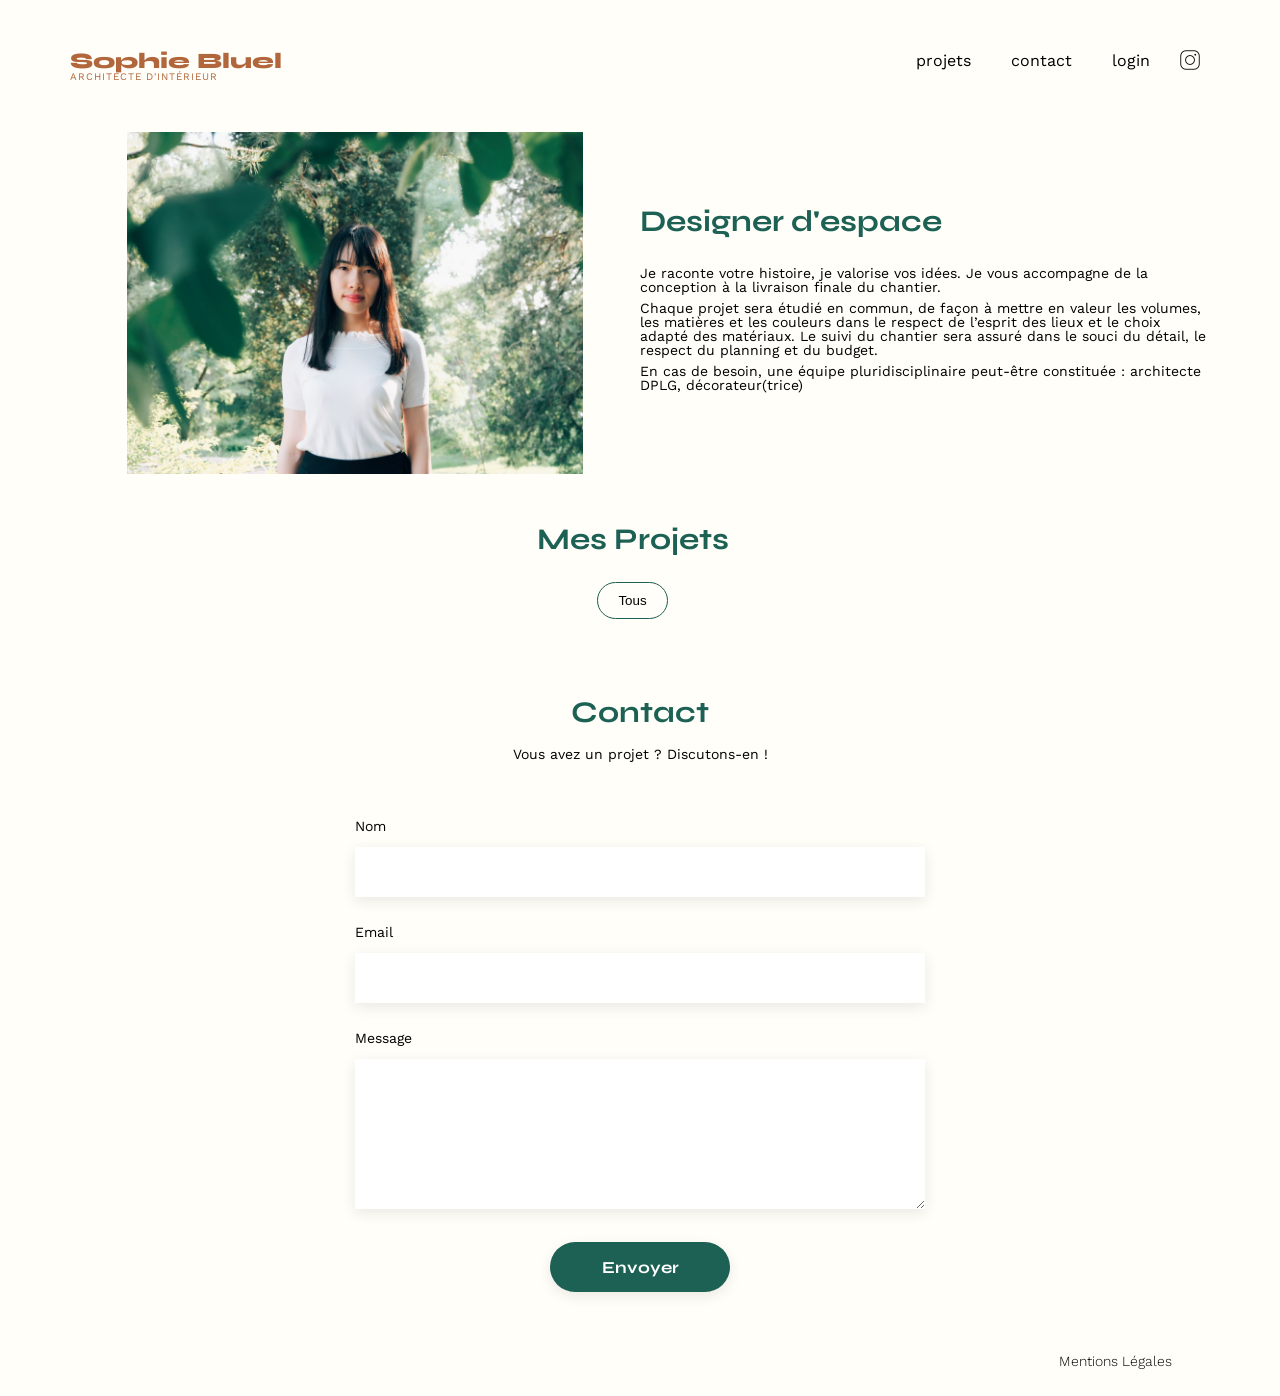
<file: FrontEnd/index.html>
<!DOCTYPE html>
<html lang="fr">

<head>
    <meta charset="UTF-8">
    <title>Sophie Bluel - Architecte d'intérieur</title>
    <meta name="viewport" content="width=device-width, initial-scale=1.0">
    <link rel="preconnect" href="https://fonts.googleapis.com">
    <link rel="preconnect" href="https://fonts.gstatic.com" crossorigin>
    <link href="https://fonts.googleapis.com/css2?family=Syne:wght@700;800&family=Work+Sans&display=swap"
        rel="stylesheet">
    <link rel="stylesheet" href="https://cdnjs.cloudflare.com/ajax/libs/font-awesome/6.6.0/css/all.min.css"
        integrity="sha512-Kc323vGBEqzTmouAECnVceyQqyqdsSiqLQISBL29aUW4U/M7pSPA/gEUZQqv1cwx4OnYxTxve5UMg5GT6L4JJg=="
        crossorigin="anonymous" referrerpolicy="no-referrer" />
    <meta name="description" content="">
    <link rel="stylesheet" href="./assets/style.css">
    <link rel="stylesheet" href="./assets/css/index.css">
</head>

<body>
    <div id="modifier" class="modifier">
        <button><span><i class="fa-regular fa-pen-to-square"></i></span><span>Mode
                édition</span></button>
    </div>

    <header>
        <h1>Sophie Bluel <span>Architecte d'intérieur</span></h1>
        <nav>
            <ul>
                <li>
                    <a href="#portfolio">projets</a>
                </li>
                <li>
                    <a href="#contact">contact </a>
                </li>
                <li id="login-url"><a href="./login.html">login</a></li>
                <li id="logout" class="logout"><a href="./index.html">logout</a></li>
                <li><img src="./assets/icons/instagram.png" alt="Instagram"></li>
            </ul>
        </nav>
    </header>

    <main>
        <section id="introduction">
            <figure>
                <img src="./assets/images/sophie-bluel.png" alt="">
            </figure>
            <article>
                <h2>Designer d'espace</h2>
                <p>Je raconte votre histoire, je valorise vos idées. Je vous accompagne de la
                    conception à la livraison
                    finale du chantier.</p>
                <p>Chaque projet sera étudié en commun, de façon à mettre en valeur les volumes, les
                    matières et les
                    couleurs dans le respect de l’esprit des lieux et le choix adapté des matériaux.
                    Le suivi du
                    chantier sera assuré dans le souci du détail, le respect du planning et du
                    budget.</p>
                <p>En cas de besoin, une équipe pluridisciplinaire peut-être constituée : architecte
                    DPLG,
                    décorateur(trice)</p>
            </article>
        </section>

        <section id="portfolio">
            <header class="heading">
                <h2>Mes Projets</h2>

                <button id="open-modal">
                    <span>
                        <i class="fa-regular fa-pen-to-square"></i>
                    </span>
                    <span>Modifier</span>
                </button>
            </header>

            <ul id="categories" class="filter">
                <li id="categorie">
                    <button id="all-work" data-category="0">Tous</button>
                </li>
            </ul>

            <div id="work" class="gallery"></div>

            <div id="modal">
                <div id="modal-content">
                    <button id="close-modal">
                        <i class="fa-solid fa-xmark"></i>
                    </button>
                    <div id="modal-gallery">
                        <h2>Galerie photo</h2>
                        <ul id="modal-images"></ul>
                    </div>

                    <div class="modal-footer">
                        <div>
                            <button id="add-photo">Ajouter une photo</button>
                        </div>
                    </div>

                </div>
            </div>

            <div id="overflow-modal">
                <div id="second-modal-content">
                    <div id="error_submit"></div>
                    <button id="return-second-modal">
                        <i class="fa-solid fa-arrow-left"></i>
                    </button>
                    <button id="second-close-modal">
                        <i class="fa-solid fa-xmark"></i>
                    </button>
                    <div class="modal-title">
                        <h2>Ajout photo</h2>
                    </div>

                    <!-- Contenu de la deuxième modale -->
                    <div class="modal-header">
                        <i class="fa-regular fa-image" id="imageIcon"></i>
                        <div id="imageContainer"></div>
                        <input type="file" id="fileInput" name="image" accept="image/**" />
                        <button id="add-photo-modal">+ Ajouter photo</button>
                        <span> jpg, png: 4mo max</span>
                    </div>

                    <form id="create-works-form">
                        <label for="file">Titre</label>
                        <input type="text" id="title" name="title" placeholder="Titre" required />
                        <label for="category">Catégorie</label>
                        <select id="category" name="category" required></select>
                        <div class="create-works-btn">
                            <div><button class="unenabled-button" type="submit" id="create-works">
                                    Valider
                                </button></div>
                        </div>
                    </form>
                </div>
            </div>
        </section>

        <section id="contact">
            <h2>Contact</h2>
            <p>Vous avez un projet ? Discutons-en !</p>
            <form action="#" method="post">
                <label for="name">Nom</label>
                <input type="text" name="name" id="name">
                <label for="email">Email</label>
                <input type="email" name="email" id="email">
                <label for="message">Message</label>
                <textarea name="message" id="message" cols="30" rows="10"></textarea>
                <input type="submit" value="Envoyer">
            </form>
        </section>
    </main>

    <footer>
        <nav>
            <ul>
                <li>Mentions Légales</li>
            </ul>
        </nav>
    </footer>
    <script src="./assets/script/index.js"></script>
</body>

</html>
</file>
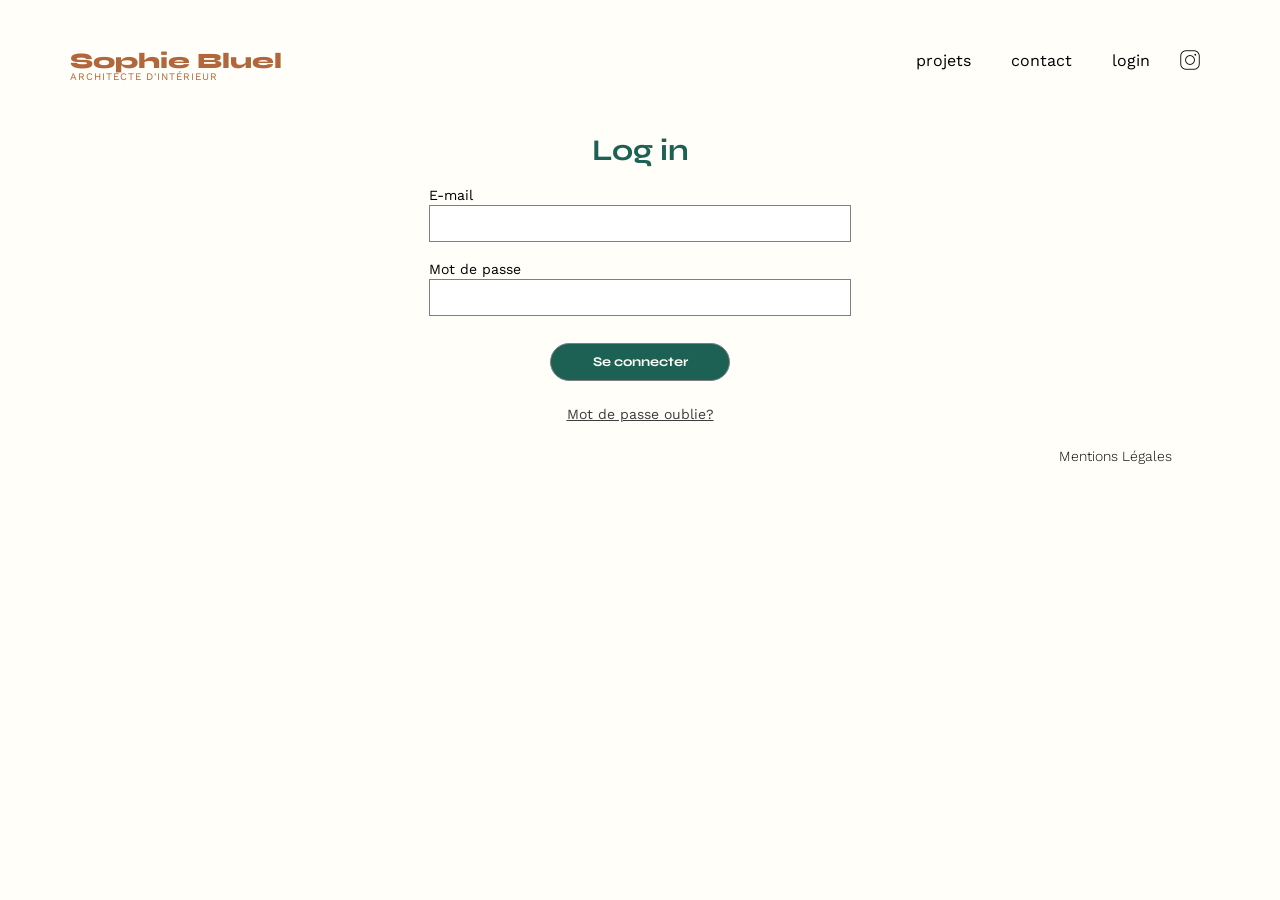
<file: FrontEnd/login.html>
<!DOCTYPE html>
<html lang="fr">
  <head>
    <meta charset="UTF-8" />
    <title>Sophie Bluel - Architecte d'intérieur</title>
    <meta name="viewport" content="width=device-width, initial-scale=1.0" />
    <link rel="preconnect" href="https://fonts.googleapis.com" />
    <link rel="preconnect" href="https://fonts.gstatic.com" crossorigin />
    <link
      href="https://fonts.googleapis.com/css2?family=Syne:wght@700;800&family=Work+Sans&display=swap"
      rel="stylesheet"
    />
    <meta name="description" content="" />
    <link rel="stylesheet" href="./assets/style.css" />
    <link rel="stylesheet" href="./assets/css/index.css" />
    
  </head>
  <body>
    <header>
      <h1>Sophie Bluel <span>Architecte d'intérieur</span></h1>
      <nav>
        <ul>
          <li><a href="index.html#portfolio">projets</a></li>
          <li><a href="index.html#contact">contact</a></li>
          <li><a class="login-focus" href="login.html">login</a></li>
          <li><img src="./assets/icons/instagram.png" alt="Instagram"></li>
      </ul>
      </nav>
    </header>
    <main>
      <form id="login">
        <h2>Log in</h2>

        <div id="success-message"></div>
        <div class="email">
          <label for="email">E-mail</label>
          <input type="email" name="email" id="email"/>
        </div>
        <div class="password">
          <label for="password">Mot de passe</label>
          <input type="password" name="password" id="password" required />
        </div>

        <input type="submit" value="Se connecter" />

        <a href="#">Mot de passe oublie?</a>
        <div id="error"></div>
        
      </form>
    </main>
    <footer>
      <nav>
        <ul>
          <li>Mentions Légales</li>
        </ul>
      </nav>
    </footer>
    <script src="./assets/script/login.js"></script>
  </body>
</html>
</file>
<file: FrontEnd/assets/style.css>
/* http://meyerweb.com/eric/tools/css/reset/
   v2.0 | 20110126
   License: none (public domain)
*/

html,
body,
div,
span,
applet,
object,
iframe,
h1,
h2,
h3,
h4,
h5,
h6,
p,
blockquote,
pre,
a,
abbr,
acronym,
address,
big,
cite,
code,
del,
dfn,
em,
img,
ins,
kbd,
q,
s,
samp,
small,
strike,
strong,
sub,
sup,
tt,
var,
b,
u,
i,
center,
dl,
dt,
dd,
ol,
ul,
li,
fieldset,
form,
label,
legend,
table,
caption,
tbody,
tfoot,
thead,
tr,
th,
td,
article,
aside,
canvas,
details,
embed,
figure,
figcaption,
footer,
header,
hgroup,
menu,
nav,
output,
ruby,
section,
summary,
time,
mark,
audio,
video {
	margin: 0;
	padding: 0;
	border: 0;
	font-size: 100%;
	font: inherit;
	vertical-align: baseline;
}

/* HTML5 display-role reset for older browsers */
article,
aside,
details,
figcaption,
figure,
footer,
header,
hgroup,
menu,
nav,
section {
	display: block;
}

body {
	line-height: 1;
}

#modal {
	display: none;
	position: fixed;
	z-index: 100;
	left: 0;
	top: 0;
	right: 0;
	bottom: 0;
	overflow: auto;
	background-color: rgba(0, 0, 0, 0.4);
	transition: opacity 1s ease-in-out;
}

#modal-content,
#second-modal-content {
	display: flex;
	flex-direction: column;
	position: relative;
	z-index: 999;
	background-color: #fefefe;
	border-radius: 15px;
	margin: 15% auto;
	padding: 70px;
	border: 1px solid #888;
	width: 40%;
	height: 70%;
}

#imageContainer {
	height: 100px;
	width: 100px;
}

#imageContainer img {
	height: 100%;
	width: 100%;
	object-fit: cover;
}

#modal-content #close-modal {
	position: absolute;
	top: 10px;
	right: 10px;
	font-size: 30px;
	background-color: transparent;
	border: none;
	cursor: pointer;
}

#modal-gallery h2 {
	text-align: center;
	font-size: 20px;
	margin-bottom: 20px;
}

#modal-gallery ul {
	display: grid;
	gap: 20px;
	grid-template-columns: repeat(5, 1fr);
}

#modal-gallery ul li {
	position: relative;
	width: 100%;
	height: 100%;
}

#modal-gallery ul li span {
	position: absolute;
	top: 0;
	right: 0;
	background-color: rgba(0, 0, 0, 0.5);
	color: #FFFFFF;
	padding: 5px;
	cursor: pointer;
}

#modal-gallery ul li img {
	width: 100%;
	height: 100%;
	object-fit: cover;
}

.modal-footer {
	display: flex;
	justify-content: center;
	align-items: center;
	width: 100%;
	margin-top: 80px;
	border-top: #1D6154 solid 1px;
	padding: 15px 0;

}

#open-second-modal {
	display: flex;
	justify-content: center;
	align-items: center;
	background-color: #1D6154;
	color: #FFFFFF;
	font-size: 18px;
	border-radius: 60px;
	padding: 12px 40px;

}

#add-photo {
	display: flex;
	justify-content: center;
	align-items: center;
	background-color: #1d6154;
	color: #ffffff;
	font-size: 18px;
	border-radius: 60px;
	padding: 12px 40px;
}


#overflow-modal {
	display: none;
	position: fixed;
	z-index: 100;
	left: 0;
	top: 0;
	right: 0;
	bottom: 0;
	overflow: auto;
	background-color: rgba(0, 0, 0, 0.4);
	transition: opacity 1s ease-in-out;
	opacity: 0;
}

.modal-title {
	display: flex;
	justify-content: center;
	align-items: center;
	margin-bottom: 20px;
}

.modal-title h2 {
	color: #000000;
	font-size: 20px;
}

#return-second-modal {
	position: absolute;
	top: 10px;
	left: 10px;
	font-size: 21px;
	background-color: transparent;
	border: none;
	cursor: pointer;

}

#close-modal,
#second-close-modal {
	position: absolute;
	top: 10px;
	right: 10px;
	font-size: 21px;
	background-color: transparent;
	border: none;
	cursor: pointer;
}

.modal-header {
	display: flex;
	flex-direction: column;
	justify-content: center;
	align-items: center;
	background: #E8F1F7;
	padding: 40px 0;
}

.modal-header i {
	font-size: 50px;
	color: grey;
	margin-bottom: 10px;
	cursor: pointer;
}

.modal-header button {
	background-color: #CBD6DC;
	border: none;
	cursor: pointer;
	margin-bottom: 5px;
	padding: 5px 20px;
	border-radius: 50px;
}

#create-works-form {
	display: flex;
	flex-direction: column;
	justify-content: center;
	padding: 20px 0px;
}

#create-works-form label {
	margin-bottom: 5px;
	font-size: 18px;
}

#create-works-form input {
	margin-bottom: 5px;
	padding: 10px;
	font-size: 18px;
	border-radius: 5px;
	border: none;
	box-shadow: 2px 2px 5px rgba(0, 0, 0, 0.15);
}

#create-works-form select {
	margin-bottom: 5px;
	padding: 10px;
	font-size: 18px;
	border-radius: 5px;
	background-color: transparent;
	border: none;
	box-shadow: 2px 2px 5px rgba(0, 0, 0, 0.15);
}

#create-works-form .create-works-btn {
	display: flex;
	justify-content: center;
	align-items: center;
}

#create-works-form button {
	margin-top: 20px;
	background-color: #CBD6DC;
	color: #FFFFFF;
	border: none;
	cursor: pointer;
	margin-bottom: 5px;
	padding: 10px 20px;
	border-radius: 50px;
	width: 200px;
}

.unenabled-button {
	margin-top: 20px;
	background-color: #cbd6dc;
	color: #ffffff;
	border: none;
	cursor: pointer;
	margin-bottom: 5px;
	padding: 10px 20px;
	border-radius: 50px;
	width: 200px;
  }
  
  .enabled-button {
	margin-top: 20px;
	background-color: #1d6154 !important;
	color: #ffffff;
	border: none;
	cursor: pointer;
	margin-bottom: 5px;
	padding: 10px 20px;
	border-radius: 50px;
	width: 200px;
  }

ol,
ul {
	list-style: none;
}

blockquote,
q {
	quotes: none;
}

blockquote:before,
blockquote:after,
q:before,
q:after {
	content: '';
	content: none;
}

table {
	border-collapse: collapse;
	border-spacing: 0;
}

/** end reset css**/
body {
	max-width: 1140px;
	margin: auto;
	font-family: 'Work Sans';
	font-size: 14px;
}

header {
	display: flex;
	justify-content: space-between;
	margin: 50px 0
}

.modifier {
	display: flex;
	justify-content: center;
	align-items: center;
	background-color: #000000;
	padding: 12px 0px;
}

.modifier button {
	background-color: transparent;
	color: #FFFFFF;
	font-size: 18px;
	border: none;
}

section {
	margin: 50px 0
}

h1 {
	display: flex;
	flex-direction: column;
	font-family: 'Syne';
	font-size: 22px;
	font-weight: 800;
	color: #b1663c;
}

h1>span {
	font-family: 'Work Sans';
	font-size: 10px;
	letter-spacing: 0.1em;
	font-weight: 400;
	text-transform: uppercase;
}

h2 {
	font-family: 'Syne';
	font-weight: 700;
	font-size: 30px;
	color: #1D6154
}

nav ul {
	display: flex;
	align-items: center;
	list-style-type: none;
	font-family: 'work sans';
}

nav a {
	text-decoration: none;
	color: #000000;
	padding: 0 10px;
	font-size: 16px;
	font-weight: 400;
}

nav li {
	padding: 0 10px;
	font-weight: 300;
	font-size: 14px;

}


nav a:hover {
	color: #000000;
}

.logout {
	display: none;
}

#fileInput {
	display: none;
}

nav img {
	width: 20px;
}

nav li:visited {
	color: #000000;
	cursor: pointer;
}

#introduction {
	display: flex;
	align-items: center;
}

#introduction figure {
	flex: 1
}

#introduction img {
	display: block;
	margin: auto;
	width: 80%;
}

#introduction article {
	flex: 1
}

#introduction h2 {
	margin-bottom: 1em;
}

#introduction p {
	margin-bottom: 0.5em;
}

#portfolio h2 {
	text-align: center;
	margin-right: 15px;
}

.heading {
	display: flex;
	justify-content: center;
	align-items: center;
	margin-bottom: 2em;

}

.heading button {
	border: none;
	background-color: transparent;
	color: #1D6154;
}

.heading button span {
	margin-right: 10px;
  color: #000000;

}
.heading button span {
	margin-right: 10px;
	color: #000000;
}
.filter {
	display: flex;
	width: 80%;
	margin: auto;
	justify-content: center;
	align-items: center;
	margin-bottom: 2em;
}

.filter button {
	padding: 10px 20px;
	/*background-color: #1D6154; */
	background-color: transparent;
	border: 1px solid #1D6154;
	border-radius: 60px;
	margin-right: 15px;
	cursor: pointer;
}

.category__btn {
	background-color: transparent;
	/* Couleur de fond initiale */
}

.category__btn.active {
	background-color: #1d6154;
	color: #ffffff;
	/* Couleur de fond lorsque le bouton est actif */
}

.btn-all {
	background-color: #1d6154 !important;
	color: #ffffff;
}

.gallery {
	width: 100%;
	display: grid;
	grid-template-columns: 1fr 1fr 1fr;
	grid-column-gap: 20px;
	grid-row-gap: 20px;
}

.gallery img {
	width: 100%;

}

#contact {
	width: 50%;
	margin: auto;
}

#contact>* {
	text-align: center;

}

#contact h2 {
	margin-bottom: 20px;
}

#contact form {
	text-align: left;
	margin-top: 30px;
	display: flex;
	flex-direction: column;
}

#contact input {
	height: 50px;
	font-size: 1.2em;
	border: none;
	box-shadow: 0px 4px 14px rgba(0, 0, 0, 0.09);
}

#contact label {
	margin: 2em 0 1em 0;
}

#contact textarea {
	border: none;
	box-shadow: 0px 4px 14px rgba(0, 0, 0, 0.09);
}

input[type="submit"] {
	font-family: 'Syne';
	font-weight: 700;
	color: white;
	background-color: #1D6154;
	margin: 2em auto;
	width: 180px;
	text-align: center;
	border-radius: 60px;
}

footer nav ul {
	display: flex;
	justify-content: flex-end;
	margin: 2em
}
</file>
<file: FrontEnd/assets/css/index.css>
body {
  background-color: #fffef8;
  font-family: work sans;
}

#login {
  display: flex;
  flex-direction: column;
  align-items: center;
  margin-top: 50px;
  width: 100%;
}
#login h2 {
  margin-bottom: 20px;
  color: #1d6154;
  font-family: Syne;
  font-size: 30px;
  font-weight: 700;
  line-height: 36px;
  text-align: center;
}
#login .email {
  margin-bottom: 20px;
  display: flex;
  flex-direction: column;
}
#login .email label {
  margin-bottom: 3px;
}
#login .password {
  margin-bottom: 0px;
  display: flex;
  flex-direction: column;
}
#login .password label {
  margin-bottom: 3px;
}
#login input {
  padding: 10px;
  width: 400px;
  border: 1px solid grey;
  color: black;
}
#login input[type=submit] {
  width: 180px;
  border-radius: 60px;
  color: #fffef8;
}
#login a {
  color: #3D3D3D;
}
#login a:hover {
  color: #1d6154;
}

* {
  padding: 0;
  margin: 0;
}
</file>
